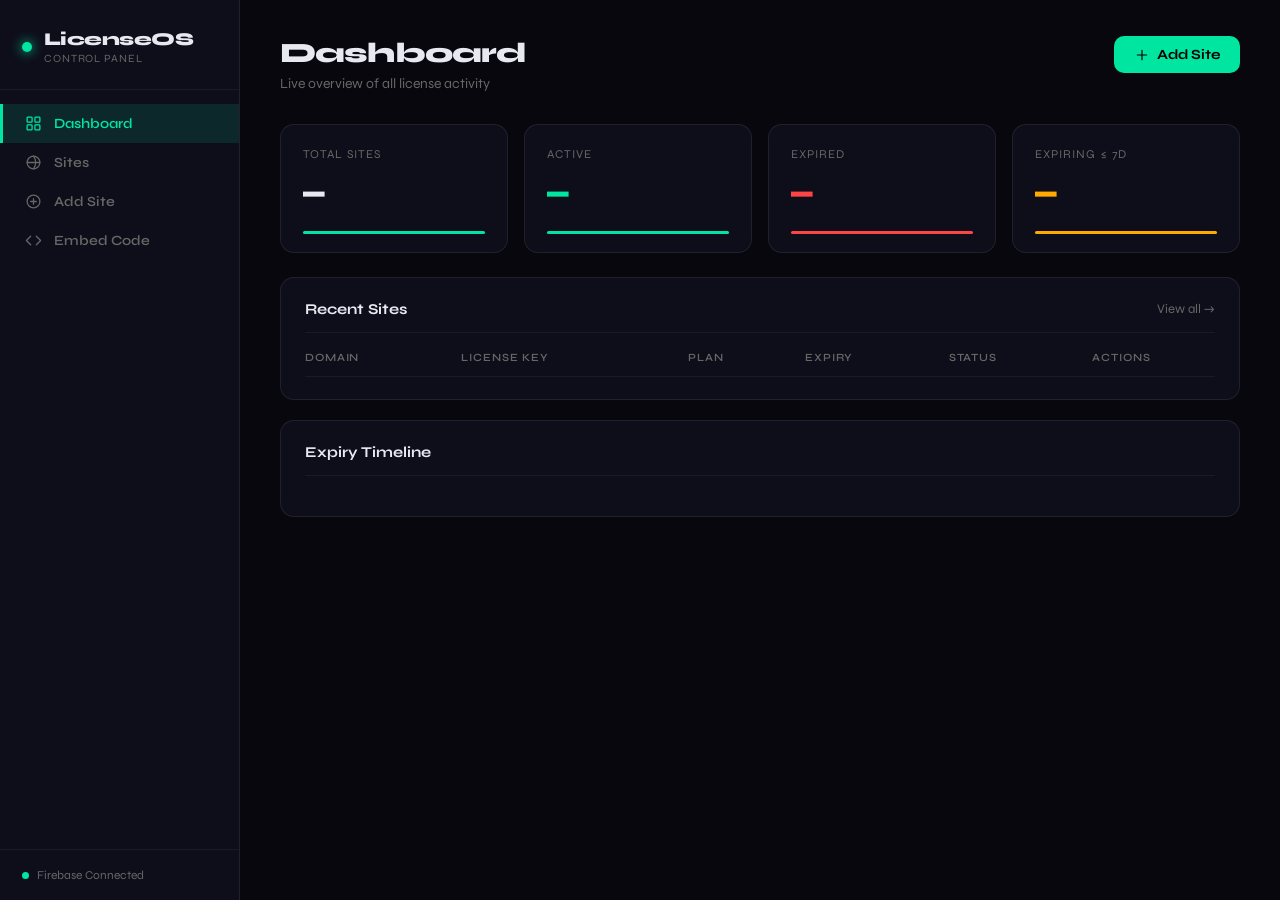
<file: admin/index.html>
<!DOCTYPE html>
<html lang="en">
<head>
<meta charset="UTF-8">
<meta name="viewport" content="width=device-width, initial-scale=1.0">
<title>LicenseOS — Dashboard</title>
<link rel="stylesheet" href="../assets/style.css">
<link rel="preconnect" href="https://fonts.googleapis.com">
<link href="https://fonts.googleapis.com/css2?family=Syne:wght@400;600;700;800&family=JetBrains+Mono:wght@400;600&display=swap" rel="stylesheet">
</head>
<body>
<div class="app-shell">

  <!-- Sidebar -->
  <aside class="sidebar">
    <div class="sidebar-brand">
      <span class="brand-dot"></span>
      <div>
        <div class="brand-name">LicenseOS</div>
        <div class="brand-sub">Control Panel</div>
      </div>
    </div>
    <nav class="sidebar-nav">
      <a href="index.html" class="nav-item active">
        <svg viewBox="0 0 24 24"><rect x="3" y="3" width="7" height="7" rx="1"/><rect x="14" y="3" width="7" height="7" rx="1"/><rect x="3" y="14" width="7" height="7" rx="1"/><rect x="14" y="14" width="7" height="7" rx="1"/></svg>
        Dashboard
      </a>
      <a href="sites.html" class="nav-item">
        <svg viewBox="0 0 24 24"><circle cx="12" cy="12" r="9"/><path d="M12 3a15 15 0 0 1 0 18M3 12h18"/></svg>
        Sites
      </a>
      <a href="add-site.html" class="nav-item">
        <svg viewBox="0 0 24 24"><circle cx="12" cy="12" r="9"/><path d="M12 8v8M8 12h8"/></svg>
        Add Site
      </a>
      <a href="snippet.html" class="nav-item">
        <svg viewBox="0 0 24 24"><polyline points="16 18 22 12 16 6"/><polyline points="8 6 2 12 8 18"/></svg>
        Embed Code
      </a>
    </nav>
    <div class="sidebar-footer">
      <div class="status-dot"></div>
      <span>Firebase Connected</span>
    </div>
  </aside>

  <!-- Main -->
  <main class="main-content">
    <header class="page-header">
      <div>
        <h1 class="page-title">Dashboard</h1>
        <p class="page-sub">Live overview of all license activity</p>
      </div>
      <a href="add-site.html" class="btn-primary">
        <svg viewBox="0 0 24 24" width="16" height="16"><path d="M12 5v14M5 12h14"/></svg>
        Add Site
      </a>
    </header>

    <!-- Stats -->
    <div class="stats-grid" id="statsGrid">
      <div class="stat-card" style="--delay:0.05s">
        <div class="stat-label">Total Sites</div>
        <div class="stat-value" id="statTotal">—</div>
        <div class="stat-bar"><div class="stat-bar-fill" style="width:100%;background:var(--accent)"></div></div>
      </div>
      <div class="stat-card" style="--delay:0.1s">
        <div class="stat-label">Active</div>
        <div class="stat-value green" id="statActive">—</div>
        <div class="stat-bar"><div class="stat-bar-fill green" id="barActive"></div></div>
      </div>
      <div class="stat-card" style="--delay:0.15s">
        <div class="stat-label">Expired</div>
        <div class="stat-value red" id="statExpired">—</div>
        <div class="stat-bar"><div class="stat-bar-fill red" id="barExpired"></div></div>
      </div>
      <div class="stat-card" style="--delay:0.2s">
        <div class="stat-label">Expiring ≤ 7d</div>
        <div class="stat-value amber" id="statSoon">—</div>
        <div class="stat-bar"><div class="stat-bar-fill amber" id="barSoon"></div></div>
      </div>
    </div>

    <!-- Recent Sites Table -->
    <section class="card" style="--delay:0.25s">
      <div class="card-header">
        <span class="card-title">Recent Sites</span>
        <a href="sites.html" class="link-muted">View all →</a>
      </div>
      <table class="data-table" id="recentTable">
        <thead>
          <tr>
            <th>Domain</th>
            <th>License Key</th>
            <th>Plan</th>
            <th>Expiry</th>
            <th>Status</th>
            <th>Actions</th>
          </tr>
        </thead>
        <tbody id="recentBody"></tbody>
      </table>
    </section>

    <!-- Expiry Timeline -->
    <section class="card" style="--delay:0.3s">
      <div class="card-header"><span class="card-title">Expiry Timeline</span></div>
      <div class="timeline" id="timeline"></div>
    </section>

  </main>
</div>

<div id="toast" class="toast"></div>

<script src="../assets/db.js"></script>
<script src="../assets/app.js"></script>
<script>
  renderDashboard();
</script>
</body>
</html>
</file>
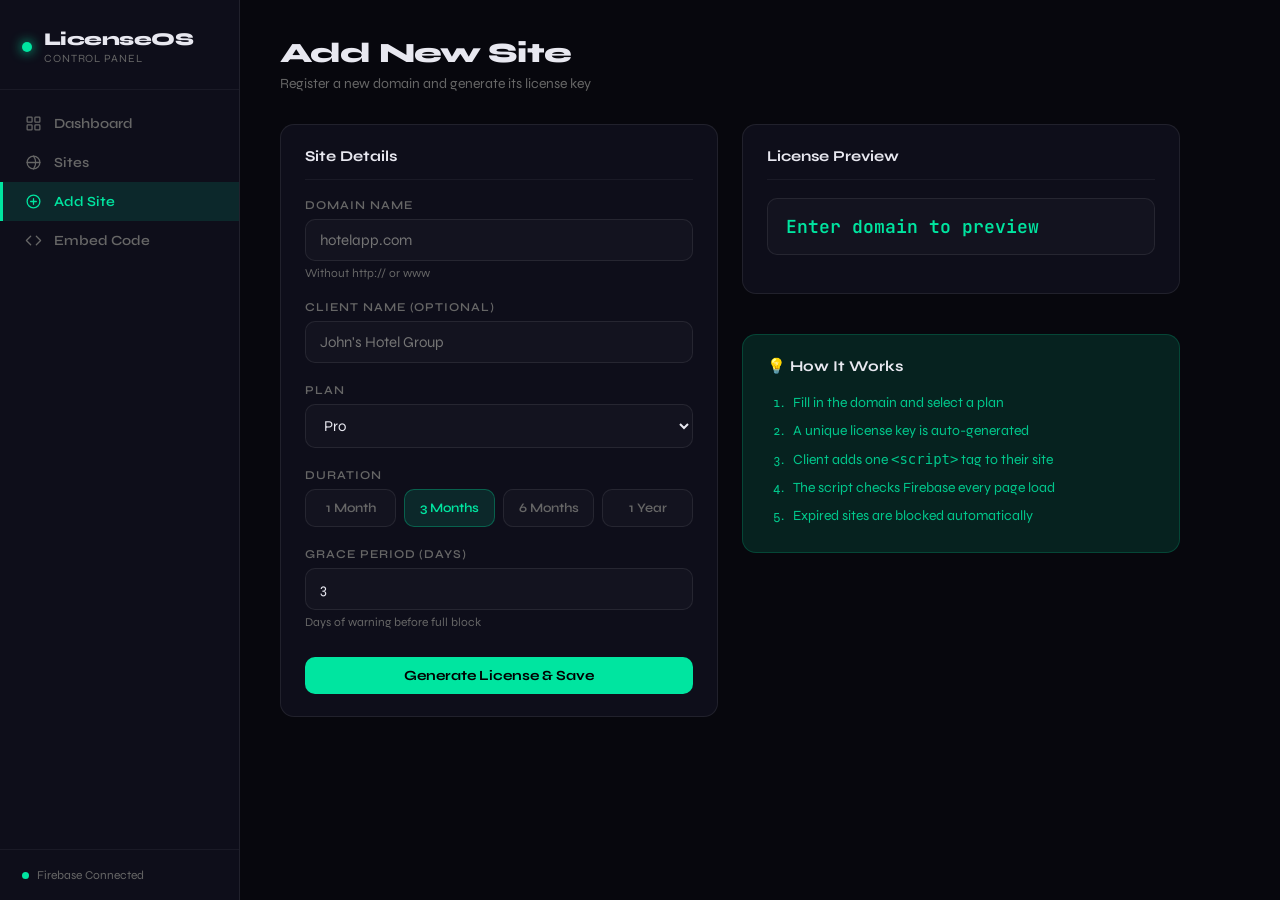
<file: admin/add-site.html>
<!DOCTYPE html>
<html lang="en">
<head>
<meta charset="UTF-8">
<meta name="viewport" content="width=device-width, initial-scale=1.0">
<title>LicenseOS — Add Site</title>
<link rel="stylesheet" href="../assets/style.css">
<link rel="preconnect" href="https://fonts.googleapis.com">
<link href="https://fonts.googleapis.com/css2?family=Syne:wght@400;600;700;800&family=JetBrains+Mono:wght@400;600&display=swap" rel="stylesheet">
</head>
<body>
<div class="app-shell">

  <aside class="sidebar">
    <div class="sidebar-brand">
      <span class="brand-dot"></span>
      <div>
        <div class="brand-name">LicenseOS</div>
        <div class="brand-sub">Control Panel</div>
      </div>
    </div>
    <nav class="sidebar-nav">
      <a href="index.html" class="nav-item">
        <svg viewBox="0 0 24 24"><rect x="3" y="3" width="7" height="7" rx="1"/><rect x="14" y="3" width="7" height="7" rx="1"/><rect x="3" y="14" width="7" height="7" rx="1"/><rect x="14" y="14" width="7" height="7" rx="1"/></svg>
        Dashboard
      </a>
      <a href="sites.html" class="nav-item">
        <svg viewBox="0 0 24 24"><circle cx="12" cy="12" r="9"/><path d="M12 3a15 15 0 0 1 0 18M3 12h18"/></svg>
        Sites
      </a>
      <a href="add-site.html" class="nav-item active">
        <svg viewBox="0 0 24 24"><circle cx="12" cy="12" r="9"/><path d="M12 8v8M8 12h8"/></svg>
        Add Site
      </a>
      <a href="snippet.html" class="nav-item">
        <svg viewBox="0 0 24 24"><polyline points="16 18 22 12 16 6"/><polyline points="8 6 2 12 8 18"/></svg>
        Embed Code
      </a>
    </nav>
    <div class="sidebar-footer">
      <div class="status-dot"></div>
      <span>Firebase Connected</span>
    </div>
  </aside>

  <main class="main-content">
    <header class="page-header">
      <div>
        <h1 class="page-title">Add New Site</h1>
        <p class="page-sub">Register a new domain and generate its license key</p>
      </div>
    </header>

    <div style="display:grid;grid-template-columns:1fr 1fr;gap:24px;max-width:900px">

      <section class="card" style="--delay:0.05s">
        <div class="card-header"><span class="card-title">Site Details</span></div>

        <div class="form-group">
          <label class="form-label">Domain Name</label>
          <input type="text" id="domainInput" class="form-input" placeholder="hotelapp.com">
          <span class="form-hint">Without http:// or www</span>
        </div>

        <div class="form-group">
          <label class="form-label">Client Name (optional)</label>
          <input type="text" id="clientInput" class="form-input" placeholder="John's Hotel Group">
        </div>

        <div class="form-group">
          <label class="form-label">Plan</label>
          <select id="planInput" class="form-input">
            <option value="Basic">Basic</option>
            <option value="Pro" selected>Pro</option>
            <option value="Enterprise">Enterprise</option>
          </select>
        </div>

        <div class="form-group">
          <label class="form-label">Duration</label>
          <div class="duration-grid" id="durationGrid">
            <button class="duration-btn" data-months="1">1 Month</button>
            <button class="duration-btn active" data-months="3">3 Months</button>
            <button class="duration-btn" data-months="6">6 Months</button>
            <button class="duration-btn" data-months="12">1 Year</button>
          </div>
        </div>

        <div class="form-group">
          <label class="form-label">Grace Period (days)</label>
          <input type="number" id="graceInput" class="form-input" value="3" min="0" max="30">
          <span class="form-hint">Days of warning before full block</span>
        </div>

        <button class="btn-primary" style="width:100%;justify-content:center;margin-top:8px" onclick="handleAddSite()">
          Generate License &amp; Save
        </button>
      </section>

      <!-- Preview -->
      <div style="display:flex;flex-direction:column;gap:20px">
        <section class="card" style="--delay:0.1s">
          <div class="card-header"><span class="card-title">License Preview</span></div>
          <div class="preview-key" id="previewKey">Enter domain to preview</div>
          <div id="previewDetails"></div>
        </section>

        <section class="card info-card" style="--delay:0.15s">
          <div class="card-title" style="margin-bottom:14px">💡 How It Works</div>
          <ol class="how-list">
            <li>Fill in the domain and select a plan</li>
            <li>A unique license key is auto-generated</li>
            <li>Client adds one <code>&lt;script&gt;</code> tag to their site</li>
            <li>The script checks Firebase every page load</li>
            <li>Expired sites are blocked automatically</li>
          </ol>
        </section>
      </div>
    </div>

  </main>
</div>

<div id="toast" class="toast"></div>

<script src="../assets/db.js"></script>
<script src="../assets/app.js"></script>
<script>
  let selectedMonths = 3;

  document.querySelectorAll('.duration-btn').forEach(btn => {
    btn.addEventListener('click', () => {
      document.querySelectorAll('.duration-btn').forEach(b => b.classList.remove('active'));
      btn.classList.add('active');
      selectedMonths = parseInt(btn.dataset.months);
      updatePreview();
    });
  });

  document.getElementById('domainInput').addEventListener('input', updatePreview);

  function updatePreview() {
    const domain = document.getElementById('domainInput').value.trim();
    const plan = document.getElementById('planInput').value;
    const keyEl = document.getElementById('previewKey');
    const detailsEl = document.getElementById('previewDetails');

    if (!domain) {
      keyEl.textContent = 'Enter domain to preview';
      detailsEl.innerHTML = '';
      return;
    }

    const key = generateKey(domain);
    const expiry = new Date();
    expiry.setMonth(expiry.getMonth() + selectedMonths);

    keyEl.textContent = key;
    detailsEl.innerHTML = `
      <div class="info-row"><span>Domain</span><span>${domain}</span></div>
      <div class="info-row"><span>Plan</span><span>${plan}</span></div>
      <div class="info-row"><span>Expiry</span><span>${expiry.toISOString().split('T')[0]}</span></div>
      <div class="info-row"><span>Status</span><span class="badge-active">Active</span></div>
    `;
  }

  function handleAddSite() {
    const domain = document.getElementById('domainInput').value.trim();
    if (!domain) { showToast('Please enter a domain', 'danger'); return; }

    const plan = document.getElementById('planInput').value;
    const client = document.getElementById('clientInput').value.trim();
    const grace = parseInt(document.getElementById('graceInput').value) || 0;

    const expiry = new Date();
    expiry.setMonth(expiry.getMonth() + selectedMonths);

    const id = 'site_' + Date.now();
    const key = generateKey(domain);

    DB[id] = {
      domain,
      clientName: client || domain,
      licenseKey: key,
      expiryDate: expiry.toISOString().split('T')[0],
      status: 'active',
      plan,
      graceDays: grace,
      createdAt: new Date().toISOString().split('T')[0],
    };
    saveDB();

    showToast('License created for ' + domain);
    setTimeout(() => { window.location.href = 'sites.html'; }, 1200);
  }
</script>
</body>
</html>
</file>
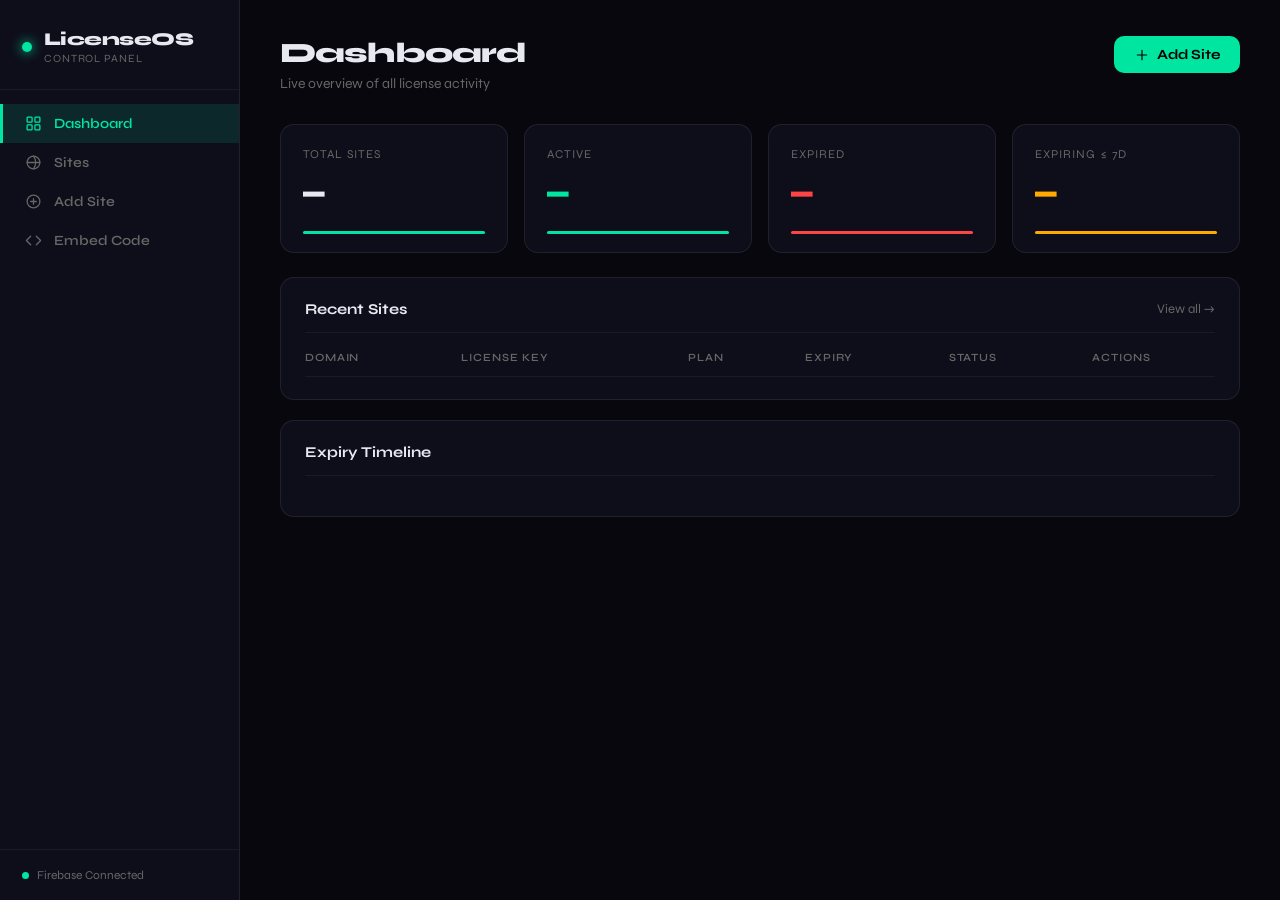
<file: admin/dashboard.html>
<!DOCTYPE html>
<html lang="en">
<head>
<meta charset="UTF-8">
<meta name="viewport" content="width=device-width, initial-scale=1.0">
<title>LicenseOS — Dashboard</title>
<link rel="stylesheet" href="../assets/style.css">
<link rel="preconnect" href="https://fonts.googleapis.com">
<link href="https://fonts.googleapis.com/css2?family=Syne:wght@400;600;700;800&family=JetBrains+Mono:wght@400;600&display=swap" rel="stylesheet">
</head>
<body>
<div class="app-shell">

  <!-- Sidebar -->
  <aside class="sidebar">
    <div class="sidebar-brand">
      <span class="brand-dot"></span>
      <div>
        <div class="brand-name">LicenseOS</div>
        <div class="brand-sub">Control Panel</div>
      </div>
    </div>
    <nav class="sidebar-nav">
      <a href="dashboard.html" class="nav-item active">
        <svg viewBox="0 0 24 24"><rect x="3" y="3" width="7" height="7" rx="1"/><rect x="14" y="3" width="7" height="7" rx="1"/><rect x="3" y="14" width="7" height="7" rx="1"/><rect x="14" y="14" width="7" height="7" rx="1"/></svg>
        Dashboard
      </a>
      <a href="sites.html" class="nav-item">
        <svg viewBox="0 0 24 24"><circle cx="12" cy="12" r="9"/><path d="M12 3a15 15 0 0 1 0 18M3 12h18"/></svg>
        Sites
      </a>
      <a href="add-site.html" class="nav-item">
        <svg viewBox="0 0 24 24"><circle cx="12" cy="12" r="9"/><path d="M12 8v8M8 12h8"/></svg>
        Add Site
      </a>
      <a href="snippet.html" class="nav-item">
        <svg viewBox="0 0 24 24"><polyline points="16 18 22 12 16 6"/><polyline points="8 6 2 12 8 18"/></svg>
        Embed Code
      </a>
    </nav>
    <div class="sidebar-footer">
      <div class="status-dot"></div>
      <span>Firebase Connected</span>
    </div>
  </aside>

  <!-- Main -->
  <main class="main-content">
    <header class="page-header">
      <div>
        <h1 class="page-title">Dashboard</h1>
        <p class="page-sub">Live overview of all license activity</p>
      </div>
      <a href="add-site.html" class="btn-primary">
        <svg viewBox="0 0 24 24" width="16" height="16"><path d="M12 5v14M5 12h14"/></svg>
        Add Site
      </a>
    </header>

    <!-- Stats -->
    <div class="stats-grid" id="statsGrid">
      <div class="stat-card" style="--delay:0.05s">
        <div class="stat-label">Total Sites</div>
        <div class="stat-value" id="statTotal">—</div>
        <div class="stat-bar"><div class="stat-bar-fill" style="width:100%;background:var(--accent)"></div></div>
      </div>
      <div class="stat-card" style="--delay:0.1s">
        <div class="stat-label">Active</div>
        <div class="stat-value green" id="statActive">—</div>
        <div class="stat-bar"><div class="stat-bar-fill green" id="barActive"></div></div>
      </div>
      <div class="stat-card" style="--delay:0.15s">
        <div class="stat-label">Expired</div>
        <div class="stat-value red" id="statExpired">—</div>
        <div class="stat-bar"><div class="stat-bar-fill red" id="barExpired"></div></div>
      </div>
      <div class="stat-card" style="--delay:0.2s">
        <div class="stat-label">Expiring ≤ 7d</div>
        <div class="stat-value amber" id="statSoon">—</div>
        <div class="stat-bar"><div class="stat-bar-fill amber" id="barSoon"></div></div>
      </div>
    </div>

    <!-- Recent Sites Table -->
    <section class="card" style="--delay:0.25s">
      <div class="card-header">
        <span class="card-title">Recent Sites</span>
        <a href="sites.html" class="link-muted">View all →</a>
      </div>
      <table class="data-table" id="recentTable">
        <thead>
          <tr>
            <th>Domain</th>
            <th>License Key</th>
            <th>Plan</th>
            <th>Expiry</th>
            <th>Status</th>
            <th>Actions</th>
          </tr>
        </thead>
        <tbody id="recentBody"></tbody>
      </table>
    </section>

    <!-- Expiry Timeline -->
    <section class="card" style="--delay:0.3s">
      <div class="card-header"><span class="card-title">Expiry Timeline</span></div>
      <div class="timeline" id="timeline"></div>
    </section>

  </main>
</div>

<div id="toast" class="toast"></div>

<script src="../assets/db.js"></script>
<script src="../assets/app.js"></script>
<script>
  renderDashboard();
</script>
</body>
</html>
</file>
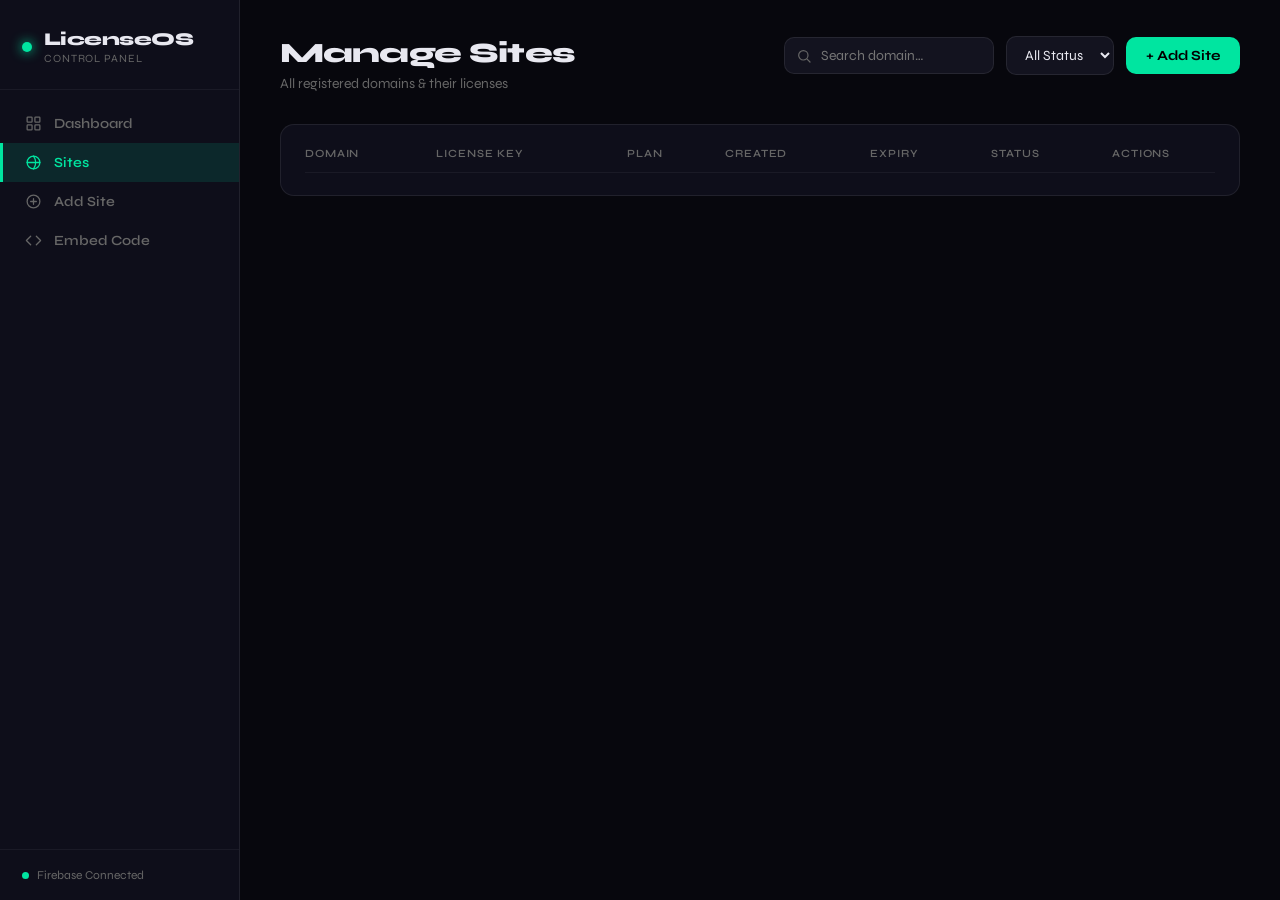
<file: admin/sites.html>
<!DOCTYPE html>
<html lang="en">
<head>
<meta charset="UTF-8">
<meta name="viewport" content="width=device-width, initial-scale=1.0">
<title>LicenseOS — Sites</title>
<link rel="stylesheet" href="../assets/style.css">
<link rel="preconnect" href="https://fonts.googleapis.com">
<link href="https://fonts.googleapis.com/css2?family=Syne:wght@400;600;700;800&family=JetBrains+Mono:wght@400;600&display=swap" rel="stylesheet">
</head>
<body>
<div class="app-shell">

  <aside class="sidebar">
    <div class="sidebar-brand">
      <span class="brand-dot"></span>
      <div>
        <div class="brand-name">LicenseOS</div>
        <div class="brand-sub">Control Panel</div>
      </div>
    </div>
    <nav class="sidebar-nav">
      <a href="dashboard.html" class="nav-item">
        <svg viewBox="0 0 24 24"><rect x="3" y="3" width="7" height="7" rx="1"/><rect x="14" y="3" width="7" height="7" rx="1"/><rect x="3" y="14" width="7" height="7" rx="1"/><rect x="14" y="14" width="7" height="7" rx="1"/></svg>
        Dashboard
      </a>
      <a href="sites.html" class="nav-item active">
        <svg viewBox="0 0 24 24"><circle cx="12" cy="12" r="9"/><path d="M12 3a15 15 0 0 1 0 18M3 12h18"/></svg>
        Sites
      </a>
      <a href="add-site.html" class="nav-item">
        <svg viewBox="0 0 24 24"><circle cx="12" cy="12" r="9"/><path d="M12 8v8M8 12h8"/></svg>
        Add Site
      </a>
      <a href="snippet.html" class="nav-item">
        <svg viewBox="0 0 24 24"><polyline points="16 18 22 12 16 6"/><polyline points="8 6 2 12 8 18"/></svg>
        Embed Code
      </a>
    </nav>
    <div class="sidebar-footer">
      <div class="status-dot"></div>
      <span>Firebase Connected</span>
    </div>
  </aside>

  <main class="main-content">
    <header class="page-header">
      <div>
        <h1 class="page-title">Manage Sites</h1>
        <p class="page-sub">All registered domains &amp; their licenses</p>
      </div>
      <div style="display:flex;gap:12px;align-items:center">
        <div class="search-wrap">
          <svg viewBox="0 0 24 24" width="16" height="16" class="search-icon"><circle cx="11" cy="11" r="7"/><path d="M21 21l-4.35-4.35"/></svg>
          <input type="text" id="searchInput" class="search-input" placeholder="Search domain…">
        </div>
        <select id="filterStatus" class="select-input">
          <option value="">All Status</option>
          <option value="active">Active</option>
          <option value="expired">Expired</option>
        </select>
        <a href="add-site.html" class="btn-primary">+ Add Site</a>
      </div>
    </header>

    <section class="card" style="--delay:0.05s">
      <table class="data-table" id="sitesTable">
        <thead>
          <tr>
            <th>Domain</th>
            <th>License Key</th>
            <th>Plan</th>
            <th>Created</th>
            <th>Expiry</th>
            <th>Status</th>
            <th>Actions</th>
          </tr>
        </thead>
        <tbody id="sitesBody"></tbody>
      </table>
      <div id="emptyMsg" class="empty-msg" style="display:none">No sites found</div>
    </section>
  </main>
</div>

<!-- Renew Modal -->
<div id="renewModal" class="modal-backdrop" style="display:none">
  <div class="modal-box">
    <h2 class="modal-title">Renew License</h2>
    <p class="modal-sub" id="renewDomain"></p>
    <div class="info-row"><span>Current Expiry</span><span id="renewCurrentExpiry" class="mono"></span></div>
    <p style="color:#666;font-size:13px;margin:20px 0 10px">Select renewal period:</p>
    <div class="renew-options" id="renewOptions"></div>
    <div class="modal-actions">
      <button class="btn-ghost" onclick="closeModal('renewModal')">Cancel</button>
    </div>
  </div>
</div>

<!-- View Modal -->
<div id="viewModal" class="modal-backdrop" style="display:none">
  <div class="modal-box">
    <h2 class="modal-title" id="viewTitle"></h2>
    <div id="viewBody"></div>
    <div class="modal-actions">
      <button class="btn-ghost" onclick="closeModal('viewModal')">Close</button>
      <button class="btn-primary" id="viewRenewBtn">Renew</button>
    </div>
  </div>
</div>

<!-- Confirm Modal -->
<div id="confirmModal" class="modal-backdrop" style="display:none">
  <div class="modal-box" style="text-align:center">
    <div style="font-size:48px;margin-bottom:16px">⚠️</div>
    <h2 class="modal-title">Revoke License?</h2>
    <p style="color:#888;margin-bottom:28px">This will immediately block the site. You can renew it later.</p>
    <div class="modal-actions" style="justify-content:center">
      <button class="btn-ghost" onclick="closeModal('confirmModal')">Cancel</button>
      <button class="btn-danger" id="confirmRevokeBtn">Yes, Revoke</button>
    </div>
  </div>
</div>

<div id="toast" class="toast"></div>

<script src="../assets/db.js"></script>
<script src="../assets/app.js"></script>
<script>
  renderSites();

  document.getElementById('searchInput').addEventListener('input', renderSites);
  document.getElementById('filterStatus').addEventListener('change', renderSites);
</script>
</body>
</html>
</file>
<file: assets/style.css>
/* ─────────────────────────────────────────────────────────────
   LicenseOS — Global Stylesheet
   ───────────────────────────────────────────────────────────── */

:root {
  --bg:       #07070d;
  --surface:  #0e0e1a;
  --surface2: #13131f;
  --border:   rgba(255,255,255,0.08);
  --border2:  rgba(255,255,255,0.05);
  --text:     #e8e8f0;
  --muted:    #666;
  --muted2:   #444;
  --accent:   #00e5a0;
  --accent-dim: rgba(0,229,160,0.12);
  --red:      #ff4444;
  --red-dim:  rgba(255,68,68,0.12);
  --amber:    #ffaa00;
  --amber-dim:rgba(255,170,0,0.12);
  --sidebar-w: 240px;
  --radius:   14px;
  --radius-sm: 10px;
  --shadow:   0 8px 40px rgba(0,0,0,0.5);
}

*, *::before, *::after { box-sizing: border-box; margin: 0; padding: 0; }

html { font-size: 15px; }

body {
  background: var(--bg);
  color: var(--text);
  font-family: 'Syne', 'Segoe UI', sans-serif;
  min-height: 100vh;
  -webkit-font-smoothing: antialiased;
}

a { text-decoration: none; color: inherit; }
button { cursor: pointer; font-family: inherit; }
input, select, textarea { font-family: inherit; color: var(--text); }
svg { fill: none; stroke: currentColor; stroke-width: 1.8; stroke-linecap: round; stroke-linejoin: round; }

/* ── Layout ─────────────────────────────────────────────────── */
.app-shell {
  display: flex;
  min-height: 100vh;
}

/* ── Sidebar ─────────────────────────────────────────────────── */
.sidebar {
  width: var(--sidebar-w);
  background: var(--surface);
  border-right: 1px solid var(--border);
  display: flex;
  flex-direction: column;
  flex-shrink: 0;
  position: sticky;
  top: 0;
  height: 100vh;
  overflow-y: auto;
}

.sidebar-brand {
  display: flex;
  align-items: center;
  gap: 12px;
  padding: 28px 22px 24px;
  border-bottom: 1px solid var(--border2);
}

.brand-dot {
  width: 10px; height: 10px;
  border-radius: 50%;
  background: var(--accent);
  box-shadow: 0 0 12px var(--accent);
  flex-shrink: 0;
  animation: pulse 2s ease-in-out infinite;
}
@keyframes pulse {
  0%,100% { box-shadow: 0 0 8px var(--accent); }
  50%      { box-shadow: 0 0 20px var(--accent); }
}

.brand-name { font-size: 18px; font-weight: 800; letter-spacing: -0.03em; }
.brand-sub  { font-size: 11px; color: var(--muted); letter-spacing: 0.08em; text-transform: uppercase; margin-top: 2px; }

.sidebar-nav {
  padding: 14px 0;
  flex: 1;
}

.nav-item {
  display: flex;
  align-items: center;
  gap: 12px;
  padding: 11px 22px;
  font-size: 14px;
  font-weight: 600;
  color: var(--muted);
  border-left: 3px solid transparent;
  transition: all 0.15s;
}
.nav-item svg { width: 17px; height: 17px; flex-shrink: 0; }
.nav-item:hover { color: var(--text); background: rgba(255,255,255,0.04); }
.nav-item.active {
  color: var(--accent);
  background: var(--accent-dim);
  border-left-color: var(--accent);
}

.sidebar-footer {
  padding: 18px 22px;
  border-top: 1px solid var(--border2);
  display: flex;
  align-items: center;
  gap: 8px;
  font-size: 12px;
  color: var(--muted);
}
.status-dot {
  width: 7px; height: 7px;
  border-radius: 50%;
  background: var(--accent);
  flex-shrink: 0;
}

/* ── Main ─────────────────────────────────────────────────────── */
.main-content {
  flex: 1;
  padding: 36px 40px;
  overflow-y: auto;
  max-width: 1200px;
}

.page-header {
  display: flex;
  justify-content: space-between;
  align-items: flex-start;
  margin-bottom: 32px;
  gap: 20px;
  flex-wrap: wrap;
}
.page-title { font-size: 28px; font-weight: 800; letter-spacing: -0.03em; }
.page-sub   { color: var(--muted); font-size: 14px; margin-top: 5px; }

/* ── Cards ─────────────────────────────────────────────────────── */
.card {
  background: var(--surface);
  border: 1px solid var(--border);
  border-radius: var(--radius);
  padding: 22px 24px;
  margin-bottom: 20px;
  animation: fadeUp 0.35s ease both;
  animation-delay: var(--delay, 0s);
}
@keyframes fadeUp {
  from { opacity: 0; transform: translateY(12px); }
  to   { opacity: 1; transform: translateY(0); }
}
.card.info-card {
  background: var(--accent-dim);
  border-color: rgba(0,229,160,0.18);
}

.card-header {
  display: flex;
  justify-content: space-between;
  align-items: center;
  margin-bottom: 18px;
  padding-bottom: 14px;
  border-bottom: 1px solid var(--border2);
}
.card-title { font-size: 15px; font-weight: 700; }

/* ── Stats Grid ─────────────────────────────────────────────────── */
.stats-grid {
  display: grid;
  grid-template-columns: repeat(4, 1fr);
  gap: 16px;
  margin-bottom: 24px;
}
@media (max-width: 900px) { .stats-grid { grid-template-columns: repeat(2,1fr); } }

.stat-card {
  background: var(--surface);
  border: 1px solid var(--border);
  border-radius: var(--radius);
  padding: 22px 22px 18px;
  animation: fadeUp 0.35s ease both;
  animation-delay: var(--delay, 0s);
}
.stat-label { font-size: 12px; color: var(--muted); text-transform: uppercase; letter-spacing: 0.08em; margin-bottom: 8px; }
.stat-value { font-size: 36px; font-weight: 800; font-family: 'JetBrains Mono', monospace; letter-spacing: -0.04em; color: var(--text); }
.stat-value.green { color: var(--accent); }
.stat-value.red   { color: var(--red); }
.stat-value.amber { color: var(--amber); }
.stat-bar { height: 3px; background: rgba(255,255,255,0.06); border-radius: 2px; margin-top: 14px; }
.stat-bar-fill { height: 100%; border-radius: 2px; background: var(--accent); transition: width 0.6s ease; }
.stat-bar-fill.green { background: var(--accent); }
.stat-bar-fill.red   { background: var(--red); }
.stat-bar-fill.amber { background: var(--amber); }

/* ── Table ─────────────────────────────────────────────────────── */
.data-table { width: 100%; border-collapse: collapse; }
.data-table th {
  text-align: left;
  font-size: 11px;
  text-transform: uppercase;
  letter-spacing: 0.08em;
  color: var(--muted);
  padding: 0 0 12px;
  border-bottom: 1px solid var(--border2);
  font-weight: 600;
}
.data-table td {
  padding: 14px 0;
  font-size: 14px;
  border-bottom: 1px solid var(--border2);
  vertical-align: middle;
}
.data-table tr:last-child td { border-bottom: none; }
.data-table tr:hover td { background: rgba(255,255,255,0.015); }
.data-table td:not(:last-child), .data-table th:not(:last-child) { padding-right: 20px; }

.domain-name  { font-weight: 700; font-size: 15px; }
.domain-meta  { font-size: 12px; color: var(--muted); margin-top: 2px; }

/* ── Badges ─────────────────────────────────────────────────────── */
.badge {
  display: inline-block;
  padding: 3px 11px;
  border-radius: 20px;
  font-size: 12px;
  font-weight: 700;
  letter-spacing: 0.04em;
  white-space: nowrap;
}
.badge-active  { background: var(--accent-dim); color: var(--accent); border: 1px solid rgba(0,229,160,0.25); }
.badge-expired { background: var(--red-dim);   color: var(--red);    border: 1px solid rgba(255,68,68,0.25); }
.badge-warning { background: var(--amber-dim); color: var(--amber);  border: 1px solid rgba(255,170,0,0.25); }

/* ── Buttons ─────────────────────────────────────────────────────── */
.btn-primary {
  display: inline-flex;
  align-items: center;
  gap: 7px;
  padding: 10px 20px;
  background: var(--accent);
  color: #000;
  font-weight: 700;
  font-size: 14px;
  border-radius: var(--radius-sm);
  border: none;
  transition: all 0.15s;
  white-space: nowrap;
}
.btn-primary:hover { background: #00ffb3; transform: translateY(-1px); }

.btn-ghost {
  display: inline-flex;
  align-items: center;
  gap: 6px;
  padding: 8px 16px;
  background: rgba(255,255,255,0.07);
  color: var(--text);
  font-size: 13px;
  font-weight: 600;
  border-radius: var(--radius-sm);
  border: 1px solid var(--border);
  transition: all 0.15s;
}
.btn-ghost:hover { background: rgba(255,255,255,0.11); }

.btn-danger {
  display: inline-flex;
  align-items: center;
  padding: 8px 16px;
  background: var(--red-dim);
  color: var(--red);
  font-size: 13px;
  font-weight: 600;
  border-radius: var(--radius-sm);
  border: 1px solid rgba(255,68,68,0.25);
  transition: all 0.15s;
}
.btn-danger:hover { background: rgba(255,68,68,0.25); }

.btn-amber {
  display: inline-flex;
  align-items: center;
  padding: 8px 16px;
  background: var(--amber-dim);
  color: var(--amber);
  font-size: 13px;
  font-weight: 600;
  border-radius: var(--radius-sm);
  border: 1px solid rgba(255,170,0,0.25);
  transition: all 0.15s;
}

.actions-cell { display: flex; gap: 7px; flex-wrap: wrap; }

/* ── Search / Filter ─────────────────────────────────────────────── */
.search-wrap { position: relative; }
.search-icon { position: absolute; left: 12px; top: 50%; transform: translateY(-50%); color: var(--muted); pointer-events: none; }
.search-input {
  background: var(--surface2);
  border: 1px solid var(--border);
  border-radius: var(--radius-sm);
  padding: 9px 14px 9px 36px;
  color: var(--text);
  font-size: 14px;
  outline: none;
  width: 210px;
  transition: border-color 0.15s;
}
.search-input:focus { border-color: var(--accent); }
.select-input {
  background: var(--surface2);
  border: 1px solid var(--border);
  border-radius: var(--radius-sm);
  padding: 9px 14px;
  color: var(--text);
  font-size: 14px;
  outline: none;
}

/* ── Form ─────────────────────────────────────────────────────── */
.form-group { margin-bottom: 20px; }
.form-label {
  display: block;
  font-size: 12px;
  text-transform: uppercase;
  letter-spacing: 0.08em;
  color: var(--muted);
  margin-bottom: 7px;
  font-weight: 600;
}
.form-input {
  width: 100%;
  background: var(--surface2);
  border: 1px solid var(--border);
  border-radius: var(--radius-sm);
  padding: 11px 14px;
  color: var(--text);
  font-size: 15px;
  outline: none;
  transition: border-color 0.15s;
}
.form-input:focus { border-color: var(--accent); }
.form-hint { font-size: 12px; color: var(--muted); margin-top: 5px; display: block; }

.duration-grid { display: grid; grid-template-columns: repeat(4, 1fr); gap: 8px; }
.duration-btn {
  padding: 10px 0;
  background: var(--surface2);
  border: 1px solid var(--border);
  border-radius: var(--radius-sm);
  color: var(--muted);
  font-size: 13px;
  font-weight: 600;
  transition: all 0.15s;
}
.duration-btn.active {
  background: var(--accent-dim);
  border-color: rgba(0,229,160,0.3);
  color: var(--accent);
}
.duration-btn:hover:not(.active) { border-color: var(--border); color: var(--text); }

/* ── Preview ─────────────────────────────────────────────────────── */
.preview-key {
  font-family: 'JetBrains Mono', monospace;
  font-size: 18px;
  font-weight: 600;
  color: var(--accent);
  padding: 16px 18px;
  background: var(--surface2);
  border: 1px solid var(--border);
  border-radius: var(--radius-sm);
  margin-bottom: 16px;
  word-break: break-all;
  min-height: 56px;
}

/* ── Info rows ─────────────────────────────────────────────────── */
.info-row {
  display: flex;
  justify-content: space-between;
  padding: 11px 0;
  border-bottom: 1px solid var(--border2);
  font-size: 14px;
}
.info-row:last-child { border-bottom: none; }
.info-row span:first-child { color: var(--muted); }

/* ── Code block ─────────────────────────────────────────────────── */
.code-block {
  background: #050510;
  border: none;
  border-radius: 0 0 var(--radius) var(--radius);
  padding: 22px;
  font-family: 'JetBrains Mono', monospace;
  font-size: 12.5px;
  line-height: 1.75;
  color: #a8b4cc;
  white-space: pre-wrap;
  word-break: break-word;
  overflow-x: auto;
  margin: -22px -24px;
  margin-top: 0;
}
.mono { font-family: 'JetBrains Mono', monospace; font-size: 13px; }

/* ── Modal ─────────────────────────────────────────────────────── */
.modal-backdrop {
  position: fixed;
  inset: 0;
  background: rgba(0,0,0,0.75);
  backdrop-filter: blur(8px);
  display: flex;
  align-items: center;
  justify-content: center;
  z-index: 999;
  animation: fadeIn 0.15s ease;
}
@keyframes fadeIn { from { opacity: 0; } to { opacity: 1; } }

.modal-box {
  background: var(--surface);
  border: 1px solid rgba(255,255,255,0.12);
  border-radius: 18px;
  padding: 36px;
  width: 90%;
  max-width: 520px;
  box-shadow: 0 28px 90px rgba(0,0,0,0.7);
  animation: modalIn 0.2s ease;
}
@keyframes modalIn {
  from { opacity: 0; transform: scale(0.96) translateY(10px); }
  to   { opacity: 1; transform: scale(1) translateY(0); }
}

.modal-title { font-size: 22px; font-weight: 800; margin-bottom: 6px; letter-spacing: -0.02em; }
.modal-sub   { color: var(--muted); font-size: 14px; margin-bottom: 22px; }
.modal-actions { display: flex; gap: 10px; justify-content: flex-end; margin-top: 24px; }

.renew-options { display: flex; flex-direction: column; gap: 8px; }
.renew-opt-btn {
  display: flex;
  justify-content: space-between;
  align-items: center;
  padding: 13px 16px;
  background: var(--surface2);
  border: 1px solid var(--border);
  border-radius: var(--radius-sm);
  color: var(--text);
  font-size: 14px;
  font-weight: 600;
  transition: all 0.15s;
  width: 100%;
  text-align: left;
}
.renew-opt-btn:hover { border-color: var(--accent); color: var(--accent); }
.renew-opt-date { font-size: 12px; color: var(--muted); font-weight: 400; font-family: 'JetBrains Mono', monospace; }

/* ── Timeline ─────────────────────────────────────────────────── */
.timeline { display: flex; flex-direction: column; gap: 10px; }
.timeline-item {
  display: flex;
  align-items: center;
  gap: 14px;
  padding: 12px 14px;
  background: var(--surface2);
  border-radius: 10px;
  border: 1px solid var(--border2);
}
.timeline-dot { width: 9px; height: 9px; border-radius: 50%; flex-shrink: 0; }
.timeline-domain { font-weight: 600; font-size: 14px; flex: 1; }
.timeline-date { font-family: 'JetBrains Mono', monospace; font-size: 12px; color: var(--muted); }

/* ── How list & Steps ─────────────────────────────────────────── */
.how-list { padding-left: 20px; color: rgba(0,229,160,0.85); font-size: 14px; line-height: 2; }
.how-list li { padding-left: 6px; }

.steps-grid { display: grid; grid-template-columns: 1fr 1fr; gap: 14px; }
@media (max-width: 700px) { .steps-grid { grid-template-columns: 1fr; } }

.step-card {
  background: rgba(255,255,255,0.04);
  border: 1px solid var(--border2);
  border-radius: 12px;
  padding: 18px;
}
.step-num { font-family: 'JetBrains Mono', monospace; font-size: 11px; color: var(--accent); margin-bottom: 8px; font-weight: 600; }
.step-text { font-size: 13.5px; color: #aaa; line-height: 1.65; }
.step-text code { color: var(--accent); font-family: 'JetBrains Mono', monospace; font-size: 12px; }

/* ── Toast ─────────────────────────────────────────────────────── */
.toast {
  position: fixed;
  bottom: 28px;
  right: 28px;
  z-index: 9999;
  padding: 13px 22px;
  border-radius: 12px;
  font-size: 14px;
  font-weight: 600;
  backdrop-filter: blur(10px);
  box-shadow: var(--shadow);
  transform: translateY(80px);
  opacity: 0;
  transition: all 0.28s cubic-bezier(0.34,1.56,0.64,1);
  pointer-events: none;
}
.toast.show { transform: translateY(0); opacity: 1; }
.toast.success { background: var(--accent-dim); color: var(--accent); border: 1px solid rgba(0,229,160,0.3); }
.toast.danger  { background: var(--red-dim);   color: var(--red);    border: 1px solid rgba(255,68,68,0.3); }

/* ── Links ─────────────────────────────────────────────────────── */
.link-muted { font-size: 13px; color: var(--muted); transition: color 0.15s; }
.link-muted:hover { color: var(--accent); }

/* ── Empty ─────────────────────────────────────────────────────── */
.empty-msg { text-align: center; padding: 60px; color: var(--muted2); font-size: 15px; }

/* ── Scrollbar ─────────────────────────────────────────────────── */
::-webkit-scrollbar { width: 6px; }
::-webkit-scrollbar-track { background: transparent; }
::-webkit-scrollbar-thumb { background: var(--muted2); border-radius: 3px; }
</file>
